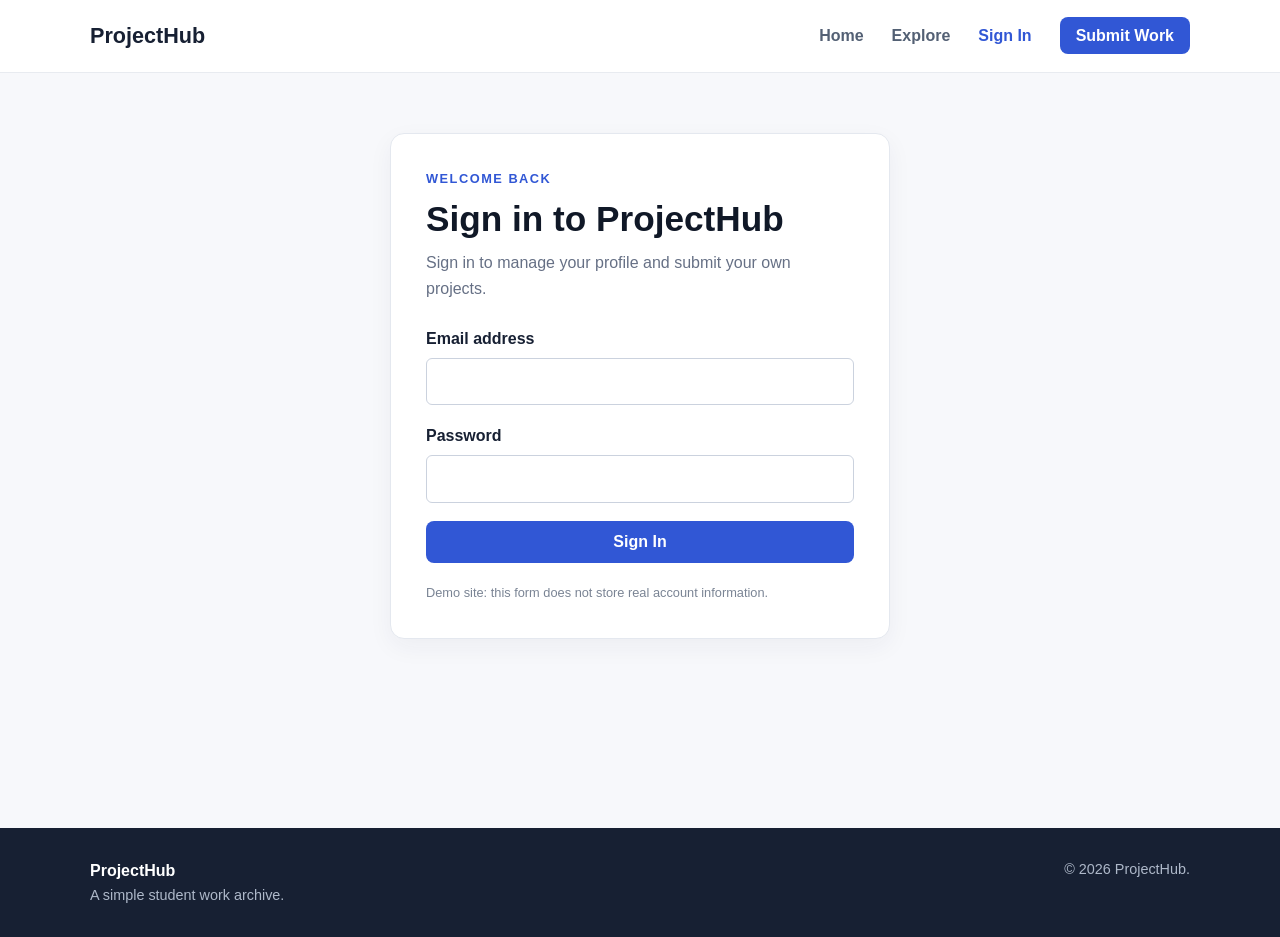
<file: signin.html>
<!DOCTYPE html>
<html lang="en">
<head>
  <meta charset="UTF-8">
  <meta name="viewport" content="width=device-width, initial-scale=1.0">
  <title>Sign In | ProjectHub</title>
<link rel="stylesheet" href="style.css">
</head>
<body>
  <header class="site-header">
    <nav class="navbar container">
      <a class="logo" href="index.html">ProjectHub</a>
      <button class="menu-toggle" id="menuToggle">☰</button>
      <ul class="nav-links" id="navLinks">
        <li><a href="index.html">Home</a></li>
        <li><a href="explore.html">Explore</a></li>
        <li><a class="active" href="signin.html">Sign In</a></li>
        <li><a class="nav-button" href="submit.html">Submit Work</a></li>
      </ul>
    </nav>
  </header>

  <main class="form-page">
    <section class="form-card">
      <p class="eyebrow">Welcome back</p>
      <h1>Sign in to ProjectHub</h1>
      <p class="form-intro">Sign in to manage your profile and submit your own projects.</p>
      <form id="signInForm" novalidate>
        <div class="form-group">
          <label for="email">Email address</label>
          <input id="email" name="email" type="email" required>
          <small class="error" id="emailError"></small>
        </div>
        <div class="form-group">
          <label for="password">Password</label>
          <input id="password" name="password" type="password" required>
          <small class="error" id="passwordError"></small>
        </div>
        <button class="button primary full-width" type="submit">Sign In</button>
        <p class="form-message" id="signInMessage"></p>
      </form>
      <p class="form-note">Demo site: this form does not store real account information.</p>
    </section>
  </main>

  <footer class="footer">
    <div class="container footer-inner">
      <div><strong>ProjectHub</strong><p>A simple student work archive.</p></div>
      <p>© 2026 ProjectHub.</p>
    </div>
  </footer>
<script src="script.js"></script>
</body>
</html>
</file>
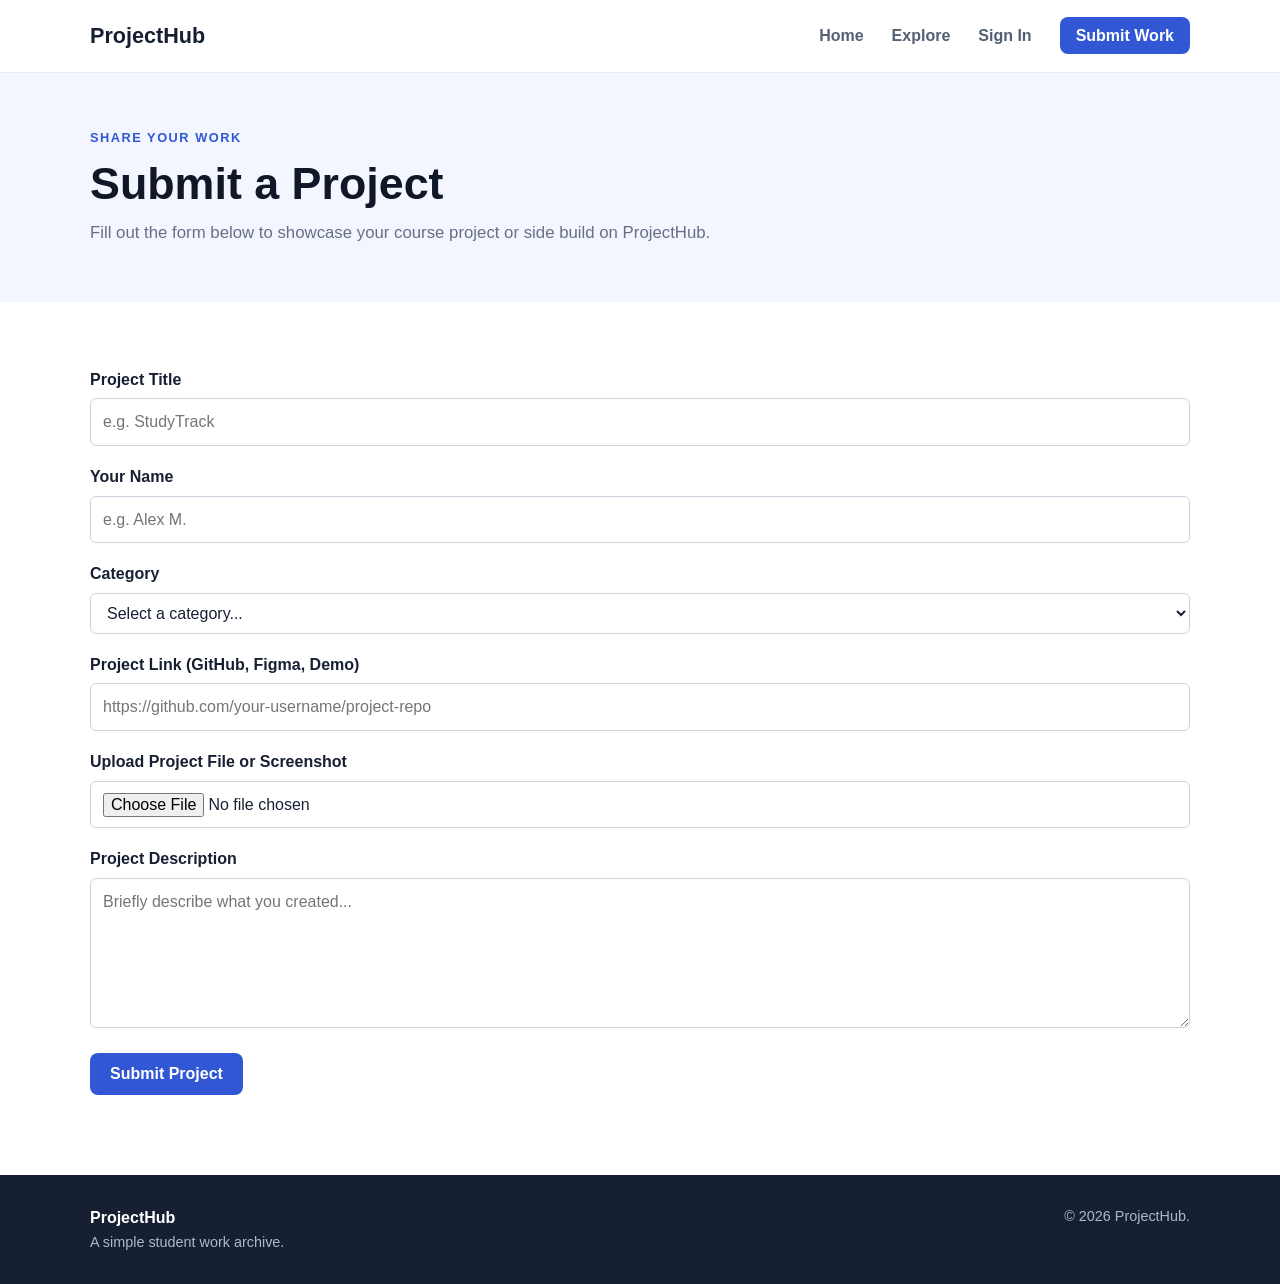
<file: submit.html>
<!DOCTYPE html>
<html lang="en">
<head>
  <meta charset="UTF-8">
  <meta name="viewport" content="width=device-width, initial-scale=1.0">
  <title>Submit Work | ProjectHub</title>
  <link rel="stylesheet" href="style.css">
</head>
<body>
  <header class="site-header">
    <nav class="navbar container">
      <a class="logo" href="index.html">ProjectHub</a>
      <button class="menu-toggle" id="menuToggle">☰</button>
      <ul class="nav-links" id="navLinks">
        <li><a href="index.html">Home</a></li>
        <li><a href="explore.html">Explore</a></li>
        <li><a href="signin.html">Sign In</a></li>
        <li><a class="nav-button active" href="submit.html">Submit Work</a></li>
      </ul>
    </nav>
  </header>

  <main>
    <section class="page-hero">
      <div class="container">
        <p class="eyebrow">Share Your Work</p>
        <h1>Submit a Project</h1>
        <p>Fill out the form below to showcase your course project or side build on ProjectHub.</p>
      </div>
    </section>

    <section class="section container">
      <div class="form-container">
        <form id="submitForm">
          <div class="form-group">
            <label for="projectTitle">Project Title</label>
            <input type="text" id="projectTitle" placeholder="e.g. StudyTrack" required>
          </div>

          <div class="form-group">
            <label for="creatorName">Your Name</label>
            <input type="text" id="creatorName" placeholder="e.g. Alex M." required>
          </div>

          <div class="form-group">
            <label for="category">Category</label>
            <select id="category" required>
              <option value="">Select a category...</option>
              <option value="Technology">Technology</option>
              <option value="Art">Art</option>
              <option value="Writing">Writing</option>
              <option value="Design">Design</option>
            </select>
          </div>

          <div class="form-group">
            <label for="projectLink">Project Link (GitHub, Figma, Demo)</label>
            <input type="url" id="projectLink" placeholder="https://github.com/your-username/project-repo">
          </div>

          <div class="form-group">
            <label for="projectFile">Upload Project File or Screenshot</label>
            <input type="file" id="projectFile" accept="image/*,.pdf,.zip">
          </div>

          <div class="form-group">
            <label for="description">Project Description</label>
            <textarea id="description" rows="5" placeholder="Briefly describe what you created..." required></textarea>
          </div>

          <button type="submit" class="button primary">Submit Project</button>
          <p id="submitMessage" class="form-message"></p>
        </form>
      </div>
    </section>
  </main>

  <footer class="footer">
    <div class="container footer-inner">
      <div><strong>ProjectHub</strong><p>A simple student work archive.</p></div>
      <p>© 2026 ProjectHub.</p>
    </div>
  </footer>
  <script src="script.js"></script>
</body>
</html>
</file>
<file: style.css>
* {
  box-sizing: border-box;
  margin: 0;
  padding: 0;
}

html {
  scroll-behavior: smooth;
}

body {
  font-family: Arial, Helvetica, sans-serif;
  line-height: 1.6;
  color: #172033;
  background: #fff;
}

.container {
  width: 90%;
  max-width: 1100px;
  margin: 0 auto;
}

.site-header {
  background: #fff;
  border-bottom: 1px solid #e8ebf0;
  position: sticky;
  top: 0;
  z-index: 20;
}

.navbar {
  min-height: 72px;
  display: flex;
  align-items: center;
  justify-content: space-between;
}

.logo {
  font-size: 1.35rem;
  font-weight: 800;
  color: #172033;
  text-decoration: none;
}

.nav-links {
  display: flex;
  align-items: center;
  gap: 28px;
  list-style: none;
}

.nav-links a {
  color: #536074;
  text-decoration: none;
  font-weight: 600;
}

.nav-links a:hover,
.nav-links a.active {
  color: #3157d5;
}

.nav-button {
  background: #3157d5 !important;
  color: #fff !important;
  padding: 10px 16px;
  border-radius: 8px;
}

.active-button {
  box-shadow: inset 0 0 0 2px rgba(255, 255, 255, .4);
}

.menu-toggle {
  display: none;
  border: 0;
  background: none;
  font-size: 1.5rem;
  cursor: pointer;
}

.hero {
  background: linear-gradient(135deg, #f3f6ff, #eef9f7);
  padding: 80px 0;
}

.hero-content {
  display: grid;
  grid-template-columns: 1.25fr .75fr;
  gap: 50px;
  align-items: center;
}

.eyebrow {
  color: #3157d5;
  text-transform: uppercase;
  letter-spacing: 1.5px;
  font-size: 0.8rem;
  font-weight: 800;
  margin-bottom: 10px;
}

.hero h1,
.page-hero h1,
.form-card h1 {
  font-size: 2.8rem;
  line-height: 1.15;
  margin-bottom: 20px;
  color: #101827;
}

.hero-text {
  font-size: 1.1rem;
  color: #596579;
  max-width: 650px;
}

.hero-buttons {
  display: flex;
  gap: 14px;
  margin-top: 30px;
  flex-wrap: wrap;
}

.button {
  display: inline-block;
  border: 0;
  border-radius: 8px;
  padding: 12px 20px;
  font-size: 1rem;
  font-weight: 700;
  text-decoration: none;
  cursor: pointer;
}

.primary {
  background: #3157d5;
  color: #fff;
}

.primary:hover {
  background: #2447bb;
}

.secondary {
  background: #fff;
  color: #3157d5;
  border: 1px solid #d6ddea;
}

.hero-card {
  background: #172033;
  color: #fff;
  padding: 35px;
  border-radius: 16px;
  box-shadow: 0 15px 35px rgba(30, 45, 75, 0.15);
}

.hero-icon {
  display: block;
  font-size: 2.5rem;
  margin-bottom: 15px;
}

.hero-card h2 {
  font-size: 1.6rem;
  line-height: 1.2;
  margin-bottom: 10px;
}

.hero-card p {
  color: #cbd3e2;
}

.section {
  padding: 65px 0;
}

.section-heading {
  display: flex;
  align-items: flex-end;
  justify-content: space-between;
  margin-bottom: 28px;
}

.section-heading h2,
.center-heading h2 {
  font-size: 2rem;
}

.section-heading a {
  color: #3157d5;
  text-decoration: none;
  font-weight: 700;
}

.project-grid {
  display: grid;
  grid-template-columns: repeat(3, 1fr);
  gap: 20px;
}

.project-card {
  border: 1px solid #e4e8ef;
  border-radius: 12px;
  overflow: hidden;
  background: #fff;
  transition: transform 0.2s, box-shadow 0.2s;
}

.project-card:hover {
  transform: translateY(-4px);
  box-shadow: 0 10px 25px rgba(25, 40, 70, 0.1);
}

.project-image {
  height: 180px;
  width: 100%;
  overflow: hidden;
  background: #f0f3f8;
}

.project-image img {
  width: 100%;
  height: 100%;
  object-fit: cover;
  display: block;
}

.card-content {
  padding: 20px;
}

.card-content h2,
.card-content h3 {
  font-size: 1.2rem;
  margin: 8px 0;
}

.card-content p {
  color: #667085;
}

.tag {
  display: inline-block;
  background: #eef2ff;
  color: #3157d5;
  border-radius: 20px;
  padding: 4px 10px;
  font-size: 0.75rem;
  font-weight: 800;
}

.creator {
  font-size: 0.85rem;
  margin-top: 12px !important;
  font-weight: 700;
}

.categories-section {
  background: #f7f8fb;
}

.center-heading {
  text-align: center;
  max-width: 650px;
  margin: 0 auto 35px;
}

.center-heading p:last-child {
  color: #667085;
}

.category-grid {
  display: grid;
  grid-template-columns: repeat(4, 1fr);
  gap: 16px;
}

.category-card {
  background: #fff;
  border: 1px solid #e5e8ef;
  padding: 16px;
  border-radius: 12px;
  text-decoration: none;
  color: #172033;
}

.category-card:hover {
  border-color: #3157d5;
}

.category-img {
  width: 100%;
  height: 100px;
  object-fit: cover;
  border-radius: 8px;
  margin-bottom: 12px;
}

.category-card strong,
.category-card small {
  display: block;
}

.category-card strong {
  margin: 4px 0 2px;
}

.category-card small {
  color: #667085;
}

.page-hero {
  background: #f3f6ff;
  padding: 55px 0;
}

.page-hero h1 {
  font-size: 2.8rem;
  margin-bottom: 10px;
}

.page-hero p:last-child {
  color: #667085;
  font-size: 1.05rem;
}

.explore-controls {
  margin-bottom: 30px;
}

.search-box {
  display: block;
  margin-bottom: 18px;
}

.search-box input {
  width: 100%;
  padding: 12px 16px;
  border: 1px solid #ccd3df;
  border-radius: 8px;
  font-size: 1rem;
}

.filter-buttons {
  display: flex;
  gap: 10px;
  flex-wrap: wrap;
}

.filter-button {
  border: 1px solid #d5dae3;
  background: #fff;
  color: #536074;
  padding: 8px 16px;
  border-radius: 20px;
  cursor: pointer;
  font-weight: 700;
}

.filter-button.active,
.filter-button:hover {
  background: #3157d5;
  color: #fff;
  border-color: #3157d5;
}

.empty-message {
  text-align: center;
  color: #667085;
  padding: 30px;
}

.form-page {
  min-height: calc(100vh - 145px);
  padding: 60px 20px;
  background: #f7f8fb;
}

.form-card {
  width: 100%;
  max-width: 500px;
  margin: 0 auto;
  background: #fff;
  border: 1px solid #e4e8ef;
  border-radius: 14px;
  padding: 35px;
  box-shadow: 0 8px 25px rgba(30, 45, 75, 0.05);
}

.form-card.wide {
  max-width: 720px;
}

.form-card h1 {
  font-size: 2.2rem;
  margin-bottom: 10px;
}

.form-intro {
  color: #667085;
  margin-bottom: 25px;
}

.form-group {
  margin-bottom: 18px;
}

.form-group label {
  display: block;
  font-weight: 700;
  margin-bottom: 6px;
}

.form-group input,
.form-group select,
.form-group textarea {
  width: 100%;
  padding: 10px 12px;
  border: 1px solid #cbd2de;
  border-radius: 6px;
  font: inherit;
  color: #172033;
  background: #fff;
}

.form-group input:focus,
.form-group select:focus,
.form-group textarea:focus,
.search-box input:focus {
  outline: 2px solid #3157d5;
  border-color: #3157d5;
}

.two-column {
  display: grid;
  grid-template-columns: 1fr 1fr;
  gap: 16px;
}

.full-width {
  width: 100%;
}

.error {
  display: block;
  color: #b42318;
  font-size: 0.82rem;
  margin-top: 4px;
}

.form-message {
  margin-top: 15px;
  font-weight: 700;
}

.form-note {
  font-size: 0.8rem;
  color: #7a8494;
  margin-top: 20px;
}

.footer {
  background: #172033;
  color: #d9dfeb;
  padding: 30px 0;
}

.footer-inner {
  display: flex;
  justify-content: space-between;
  gap: 30px;
}

.footer strong {
  color: #fff;
}

.footer p {
  color: #aeb8c9;
  font-size: 0.9rem;
}

@media (max-width: 800px) {
  .menu-toggle {
    display: block;
  }

  .nav-links {
    display: none;
    position: absolute;
    top: 72px;
    left: 0;
    right: 0;
    background: #fff;
    padding: 20px;
    flex-direction: column;
    align-items: stretch;
    border-bottom: 1px solid #e8ebf0;
  }

  .nav-links.open {
    display: flex;
  }

  .nav-links a {
    display: block;
    padding: 8px;
  }

  .hero-content {
    grid-template-columns: 1fr;
  }

  .project-grid {
    grid-template-columns: 1fr 1fr;
  }

  .category-grid {
    grid-template-columns: 1fr 1fr;
  }
}

@media (max-width: 560px) {
  .hero {
    padding: 50px 0;
  }

  .hero h1 {
    font-size: 2.2rem;
  }

  .project-grid,
  .category-grid,
  .two-column {
    grid-template-columns: 1fr;
  }

  .section {
    padding: 45px 0;
  }

  .section-heading {
    align-items: flex-start;
    gap: 15px;
    flex-direction: column;
  }

  .footer-inner {
    flex-direction: column;
  }

  .form-card {
    padding: 24px;
  }

  .page-hero h1 {
    font-size: 2.2rem;
  }
}
</file>
